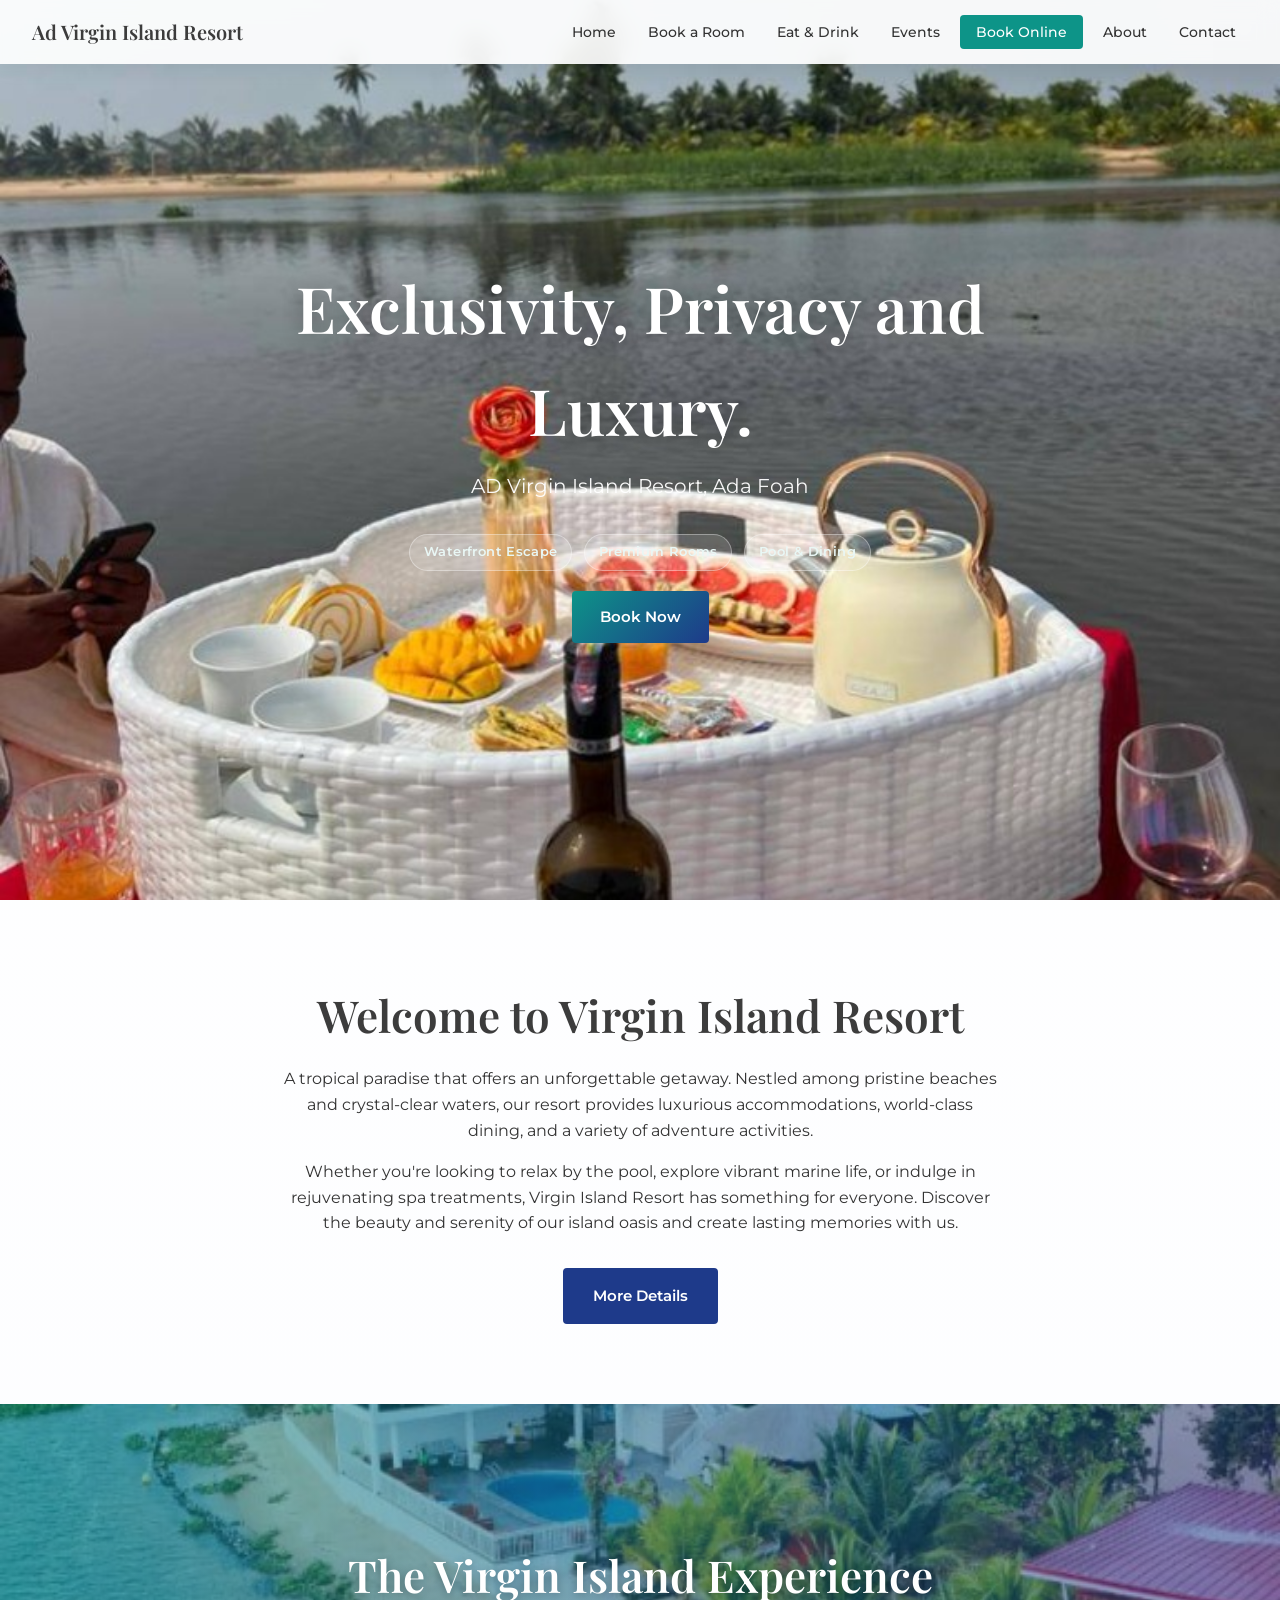
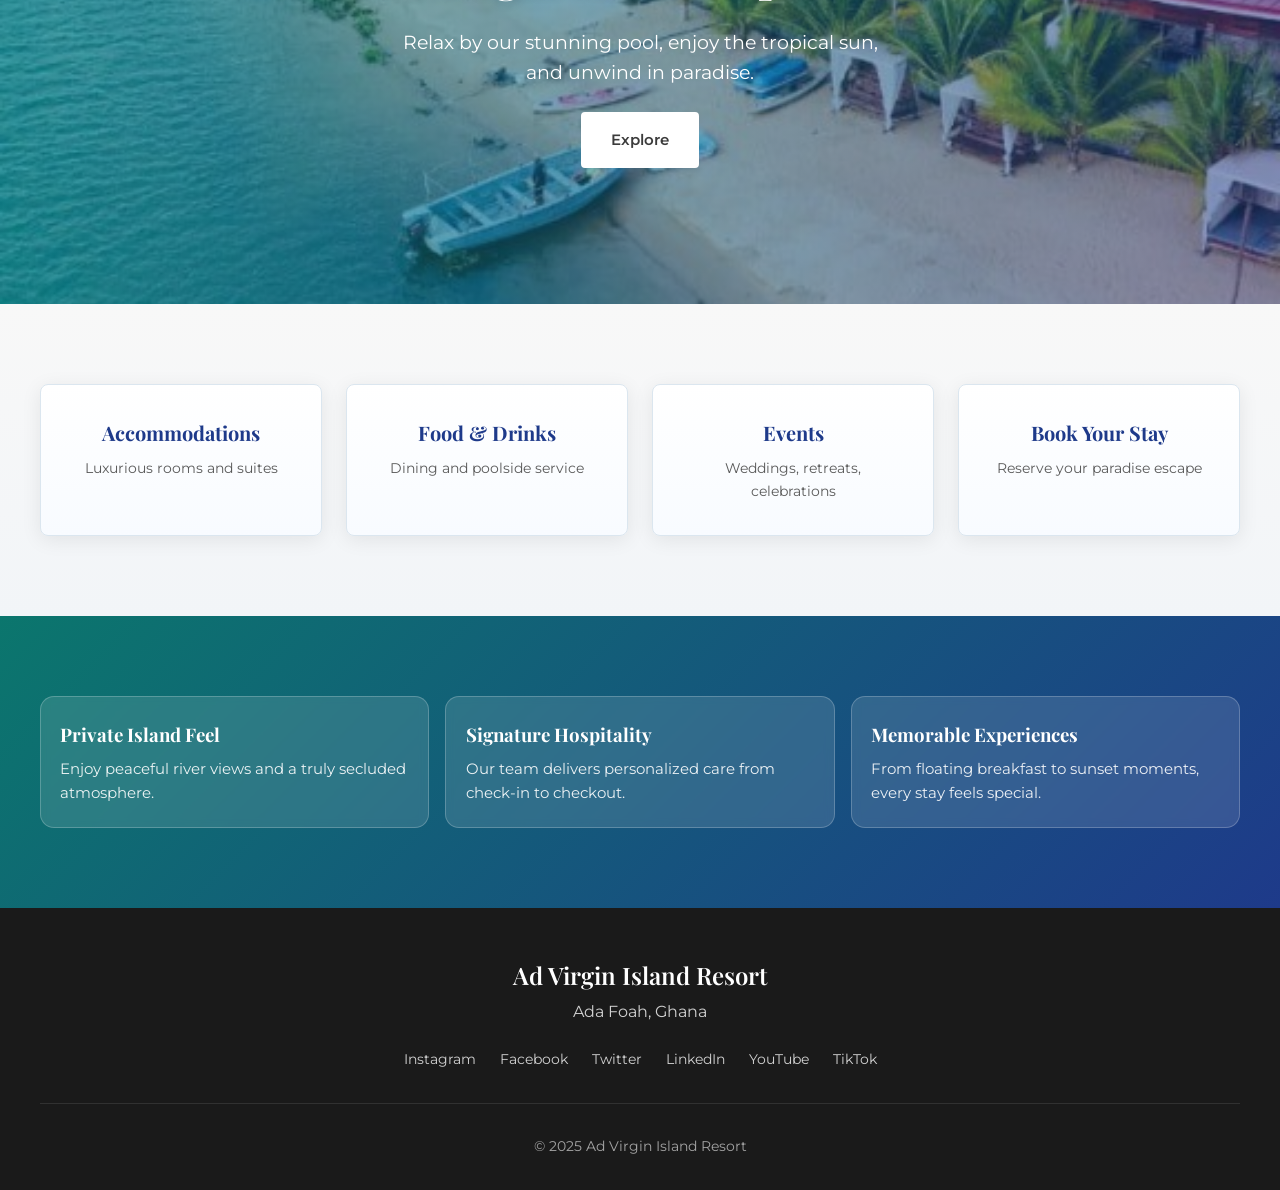
<file: index.html>
<!DOCTYPE html>
<html lang="en">
<head>
    <meta charset="UTF-8">
    <meta name="viewport" content="width=device-width, initial-scale=1.0">
    <title>Ad Virgin Island Resort | Ada Foah, Ghana</title>
    <link rel="stylesheet" href="styles.css">
    <link rel="preconnect" href="https://fonts.googleapis.com">
    <link rel="preconnect" href="https://fonts.gstatic.com" crossorigin>
    <link href="https://fonts.googleapis.com/css2?family=Playfair+Display:wght@400;500;600;700&family=Montserrat:wght@300;400;500;600;700&display=swap" rel="stylesheet">
</head>
<body>
    <header class="header">
        <nav class="nav">
            <a href="index.html" class="logo">Ad Virgin Island Resort</a>
            <button class="nav-toggle" aria-label="Toggle menu">
                <span></span>
                <span></span>
                <span></span>
            </button>
            <ul class="nav-menu">
                <li><a href="index.html">Home</a></li>
                <li><a href="book-room.html">Book a Room</a></li>
                <li class="dropdown">
                    <a href="eat-drink.html">Eat & Drink</a>
                    <ul class="dropdown-menu">
                        <li><a href="eat-drink.html#menus">Menus</a></li>
                        <li><a href="eat-drink.html#online-orders">Online Orders</a></li>
                    </ul>
                </li>
                <li><a href="events.html">Events</a></li>
                <li><a href="book.html" class="nav-cta">Book Online</a></li>
                <li><a href="about.html">About</a></li>
                <li><a href="contact.html">Contact</a></li>
            </ul>
        </nav>
    </header>

    <main>
        <section class="hero">
            <div class="hero-overlay"></div>
            <img src="assets/resort-aerial.png" alt="Ad Virgin Island Resort aerial view" class="hero-bg">
            <div class="hero-content">
                <h1>Exclusivity, Privacy and Luxury.</h1>
                <p class="hero-tagline">AD Virgin Island Resort, Ada Foah</p>
                <div class="hero-pills">
                    <span>Waterfront Escape</span>
                    <span>Premium Rooms</span>
                    <span>Pool & Dining</span>
                </div>
                <a href="book.html" class="btn btn-primary">Book Now</a>
            </div>
        </section>

        <section class="welcome section">
            <div class="container">
                <h2 class="section-title">Welcome to Virgin Island Resort</h2>
                <p class="welcome-text">
                    A tropical paradise that offers an unforgettable getaway. Nestled among pristine beaches and crystal-clear waters, our resort provides luxurious accommodations, world-class dining, and a variety of adventure activities.
                </p>
                <p class="welcome-text">
                    Whether you're looking to relax by the pool, explore vibrant marine life, or indulge in rejuvenating spa treatments, Virgin Island Resort has something for everyone. Discover the beauty and serenity of our island oasis and create lasting memories with us.
                </p>
                <a href="book-room.html" class="btn btn-secondary">More Details</a>
            </div>
        </section>

        <section class="pool-section section">
            <div class="pool-bg-wrap">
                <img src="assets/pool-area.png" alt="Resort pool and facilities" class="pool-bg">
                <div class="pool-overlay"></div>
            </div>
            <div class="container pool-content">
                <h2 class="section-title light">The Virgin Island Experience</h2>
                <p class="pool-text">Relax by our stunning pool, enjoy the tropical sun, and unwind in paradise.</p>
                <a href="book-room.html" class="btn btn-light">Explore</a>
            </div>
        </section>

        <section class="quick-links section section-alt">
            <div class="container">
                <div class="quick-links-grid">
                    <a href="book-room.html" class="quick-link-card">
                        <h3>Accommodations</h3>
                        <p>Luxurious rooms and suites</p>
                    </a>
                    <a href="eat-drink.html" class="quick-link-card">
                        <h3>Food & Drinks</h3>
                        <p>Dining and poolside service</p>
                    </a>
                    <a href="events.html" class="quick-link-card">
                        <h3>Events</h3>
                        <p>Weddings, retreats, celebrations</p>
                    </a>
                    <a href="book.html" class="quick-link-card">
                        <h3>Book Your Stay</h3>
                        <p>Reserve your paradise escape</p>
                    </a>
                </div>
            </div>
        </section>

        <section class="experience-strip section">
            <div class="container experience-strip-grid">
                <article class="experience-item">
                    <h3>Private Island Feel</h3>
                    <p>Enjoy peaceful river views and a truly secluded atmosphere.</p>
                </article>
                <article class="experience-item">
                    <h3>Signature Hospitality</h3>
                    <p>Our team delivers personalized care from check-in to checkout.</p>
                </article>
                <article class="experience-item">
                    <h3>Memorable Experiences</h3>
                    <p>From floating breakfast to sunset moments, every stay feels special.</p>
                </article>
            </div>
        </section>
    </main>

    <footer class="footer">
        <div class="container">
            <div class="footer-content">
                <p class="footer-brand">Ad Virgin Island Resort</p>
                <p class="footer-location">Ada Foah, Ghana</p>
                <div class="footer-social">
                    <a href="#" aria-label="Instagram">Instagram</a>
                    <a href="#" aria-label="Facebook">Facebook</a>
                    <a href="#" aria-label="Twitter">Twitter</a>
                    <a href="#" aria-label="LinkedIn">LinkedIn</a>
                    <a href="#" aria-label="YouTube">YouTube</a>
                    <a href="#" aria-label="TikTok">TikTok</a>
                </div>
            </div>
            <p class="footer-copy">&copy; 2025 Ad Virgin Island Resort</p>
        </div>
    </footer>

    <script src="nav.js"></script>
</body>
</html>
</file>
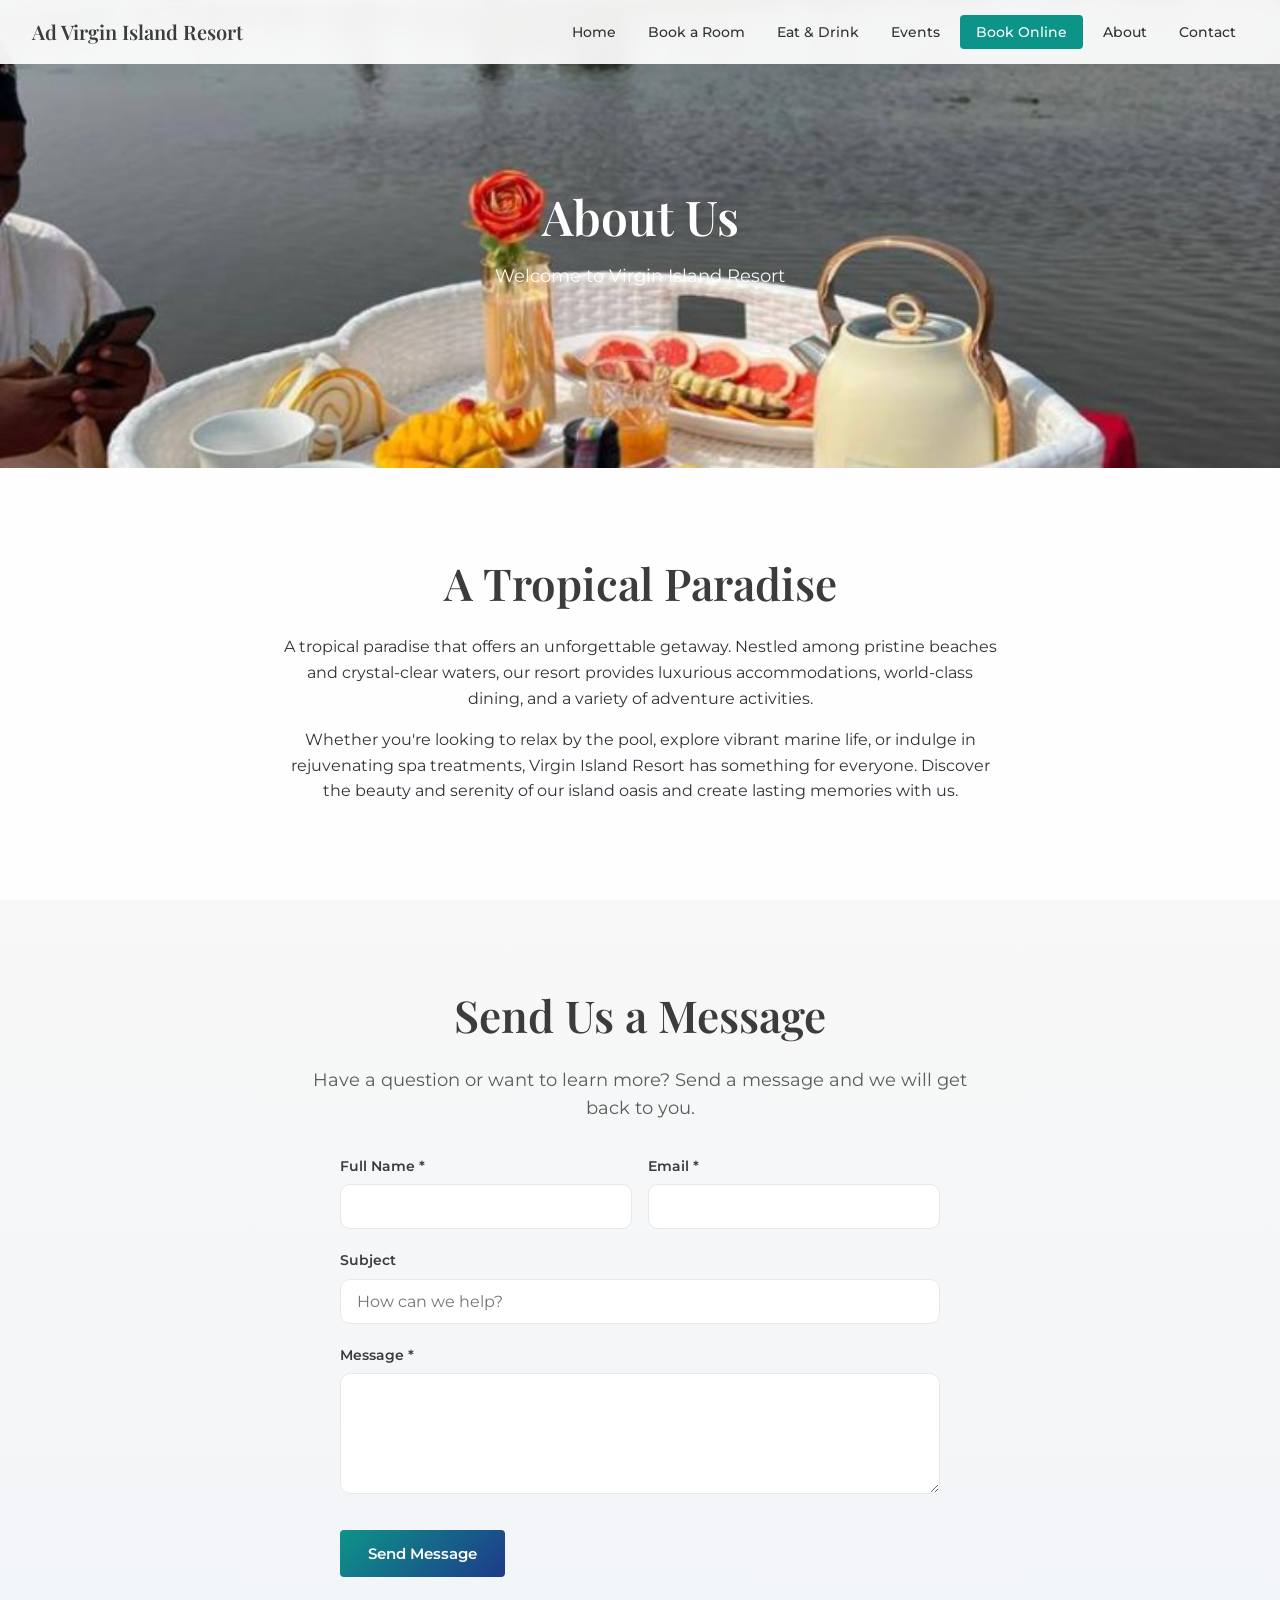
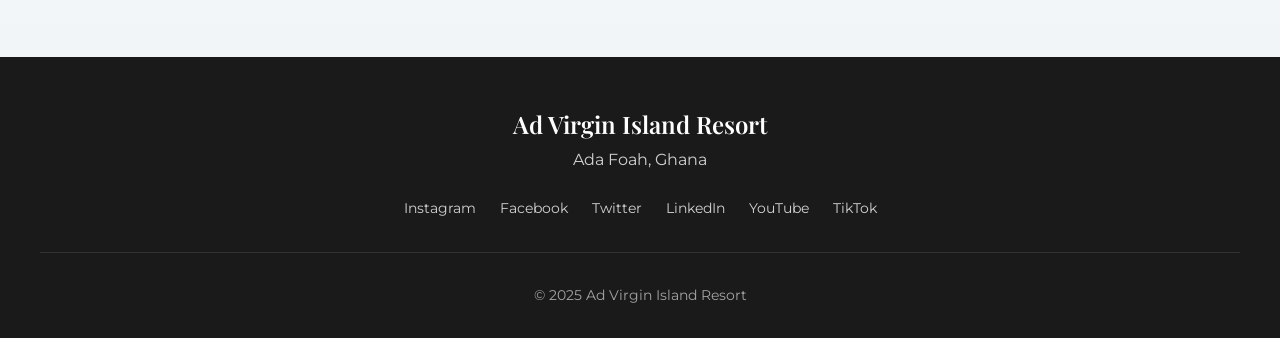
<file: about.html>
<!DOCTYPE html>
<html lang="en">
<head>
    <meta charset="UTF-8">
    <meta name="viewport" content="width=device-width, initial-scale=1.0">
    <title>About | Ad Virgin Island Resort</title>
    <link rel="stylesheet" href="styles.css">
    <link rel="preconnect" href="https://fonts.googleapis.com">
    <link rel="preconnect" href="https://fonts.gstatic.com" crossorigin>
    <link href="https://fonts.googleapis.com/css2?family=Playfair+Display:wght@400;500;600;700&family=Montserrat:wght@300;400;500;600;700&display=swap" rel="stylesheet">
</head>
<body>
    <header class="header">
        <nav class="nav">
            <a href="index.html" class="logo">Ad Virgin Island Resort</a>
            <button class="nav-toggle" aria-label="Toggle menu">
                <span></span>
                <span></span>
                <span></span>
            </button>
            <ul class="nav-menu">
                <li><a href="index.html">Home</a></li>
                <li><a href="book-room.html">Book a Room</a></li>
                <li class="dropdown">
                    <a href="eat-drink.html">Eat & Drink</a>
                    <ul class="dropdown-menu">
                        <li><a href="eat-drink.html#menus">Menus</a></li>
                        <li><a href="eat-drink.html#online-orders">Online Orders</a></li>
                    </ul>
                </li>
                <li><a href="events.html">Events</a></li>
                <li><a href="book.html" class="nav-cta">Book Online</a></li>
                <li><a href="about.html">About</a></li>
                <li><a href="contact.html">Contact</a></li>
            </ul>
        </nav>
    </header>

    <main>
        <section class="page-hero">
            <div class="page-hero-overlay"></div>
            <img src="assets/resort-aerial.png" alt="Ad Virgin Island Resort" class="page-hero-bg">
            <div class="container page-hero-content">
                <h1>About Us</h1>
                <p>Welcome to Virgin Island Resort</p>
            </div>
        </section>

        <section class="welcome section">
            <div class="container">
                <h2 class="section-title">A Tropical Paradise</h2>
                <p class="welcome-text">
                    A tropical paradise that offers an unforgettable getaway. Nestled among pristine beaches and crystal-clear waters, our resort provides luxurious accommodations, world-class dining, and a variety of adventure activities.
                </p>
                <p class="welcome-text">
                    Whether you're looking to relax by the pool, explore vibrant marine life, or indulge in rejuvenating spa treatments, Virgin Island Resort has something for everyone. Discover the beauty and serenity of our island oasis and create lasting memories with us.
                </p>
            </div>
        </section>

        <section class="contact-form-section section section-alt">
            <div class="container">
                <h2 class="section-title">Send Us a Message</h2>
                <p class="section-subtitle">Have a question or want to learn more? Send a message and we will get back to you.</p>
                <form class="form" action="https://formsubmit.co/info@advirginislandresort.com" method="POST">
                    <input type="hidden" name="_subject" value="Ad Virgin Island Resort - Website Inquiry">
                    <input type="hidden" name="_template" value="table">
                    <input type="hidden" name="_next" value="">
                    <input type="hidden" name="_replyto" value="">
                    <input type="text" name="_honey" style="display:none">
                    <div class="form-row">
                        <div class="form-group">
                            <label for="about-name">Full Name *</label>
                            <input type="text" id="about-name" name="name" required>
                        </div>
                        <div class="form-group">
                            <label for="about-email">Email *</label>
                            <input type="email" id="about-email" name="email" required>
                        </div>
                    </div>
                    <input type="hidden" name="_replyto" value="">
                    <div class="form-group">
                        <label for="about-subject">Subject</label>
                        <input type="text" id="about-subject" name="subject" placeholder="How can we help?">
                    </div>
                    <div class="form-group">
                        <label for="about-message">Message *</label>
                        <textarea id="about-message" name="message" rows="5" required></textarea>
                    </div>
                    <button type="submit" class="btn btn-primary">Send Message</button>
                </form>
            </div>
        </section>
    </main>

    <footer class="footer">
        <div class="container">
            <div class="footer-content">
                <p class="footer-brand">Ad Virgin Island Resort</p>
                <p class="footer-location">Ada Foah, Ghana</p>
                <div class="footer-social">
                    <a href="#" aria-label="Instagram">Instagram</a>
                    <a href="#" aria-label="Facebook">Facebook</a>
                    <a href="#" aria-label="Twitter">Twitter</a>
                    <a href="#" aria-label="LinkedIn">LinkedIn</a>
                    <a href="#" aria-label="YouTube">YouTube</a>
                    <a href="#" aria-label="TikTok">TikTok</a>
                </div>
            </div>
            <p class="footer-copy">&copy; 2025 Ad Virgin Island Resort</p>
        </div>
    </footer>

    <script src="nav.js"></script>
    <script>
        document.addEventListener('DOMContentLoaded', function() {
            var form = document.querySelector('.contact-form-section form');
            var nextInput = form.querySelector('input[name="_next"]');
            var path = window.location.pathname.replace(/about\.html.*$/, '');
            var baseUrl = (window.location.origin && window.location.origin !== 'null')
                ? window.location.origin + path
                : window.location.href.replace(/about\.html.*$/, '');
            if (!baseUrl.endsWith('/')) baseUrl += '/';
            nextInput.value = baseUrl + 'thank-you.html?from=about';

            form.addEventListener('submit', function() {
                form.querySelector('input[name="_replyto"]').value = document.getElementById('about-email').value;
            });
            document.getElementById('about-email').addEventListener('change', function() {
                form.querySelector('input[name="_replyto"]').value = this.value;
            });
        });
    </script>
</body>
</html>
</file>
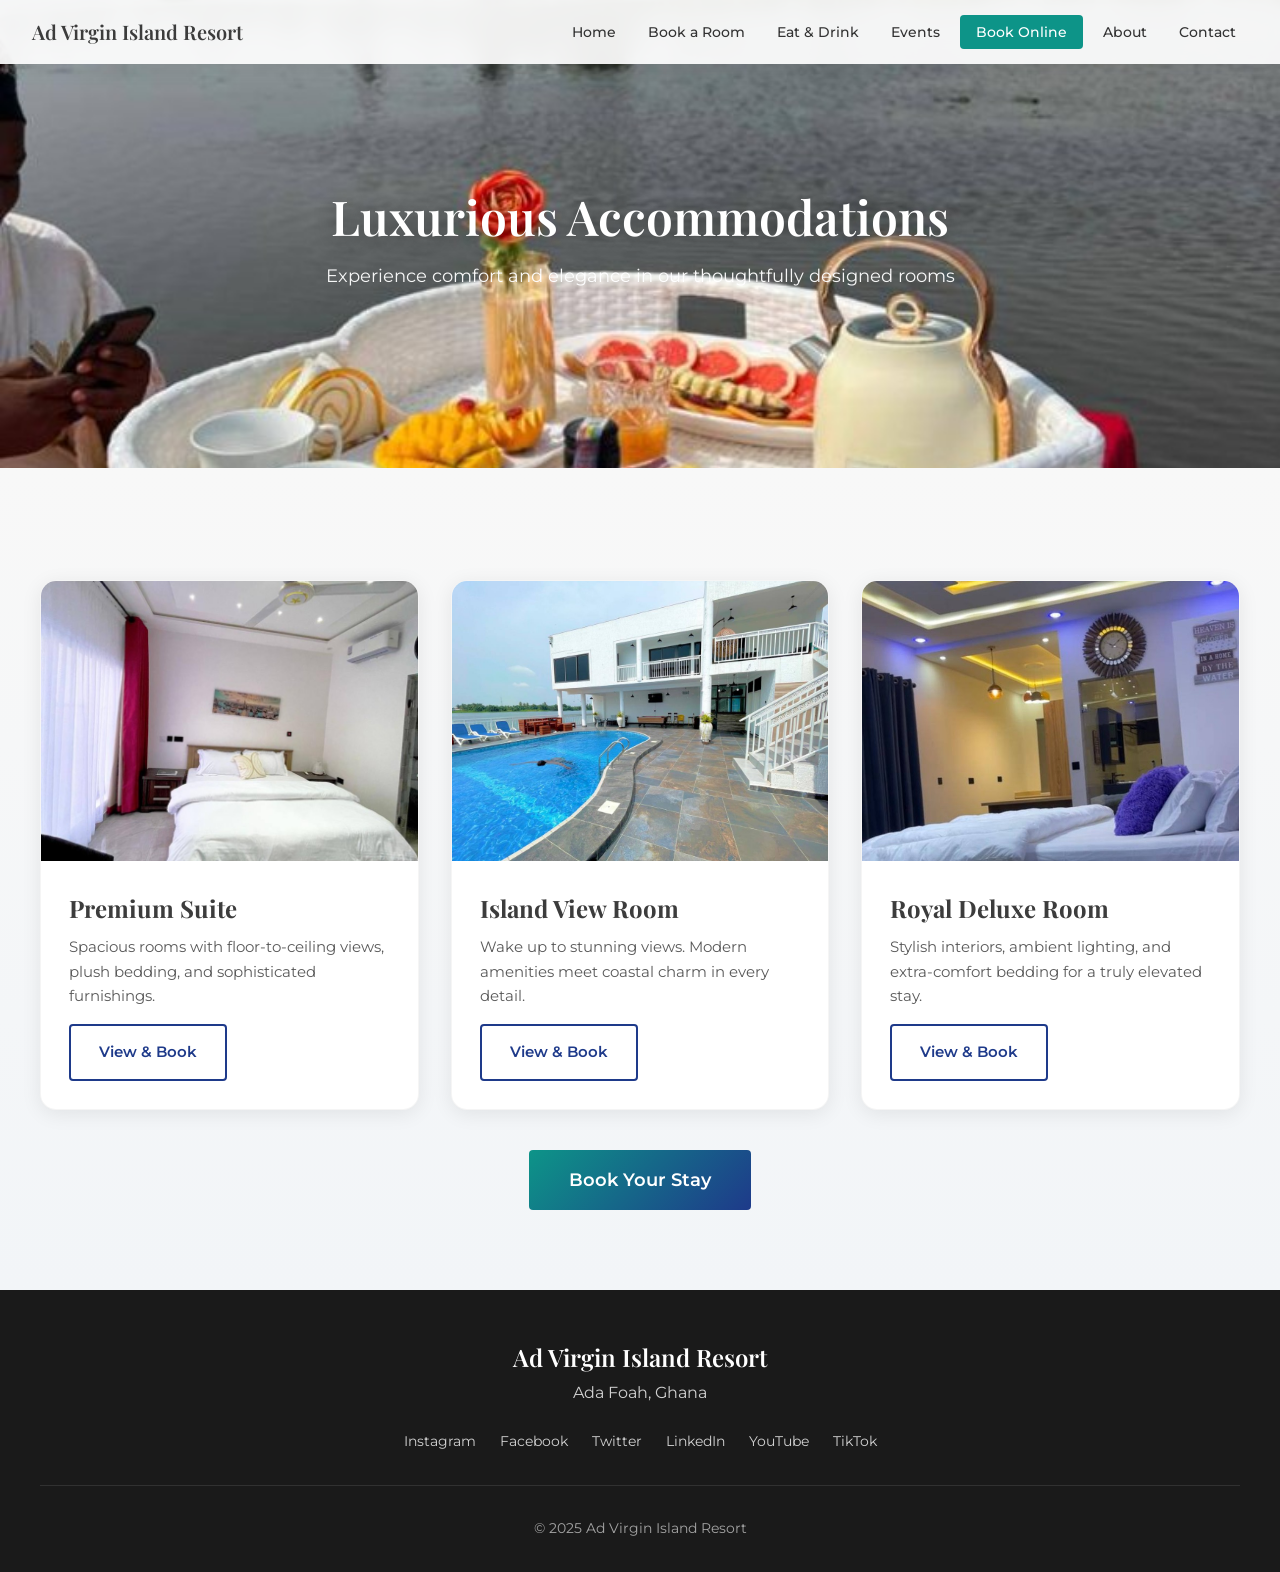
<file: book-room.html>
<!DOCTYPE html>
<html lang="en">
<head>
    <meta charset="UTF-8">
    <meta name="viewport" content="width=device-width, initial-scale=1.0">
    <title>Book a Room | Ad Virgin Island Resort</title>
    <link rel="stylesheet" href="styles.css">
    <link rel="preconnect" href="https://fonts.googleapis.com">
    <link rel="preconnect" href="https://fonts.gstatic.com" crossorigin>
    <link href="https://fonts.googleapis.com/css2?family=Playfair+Display:wght@400;500;600;700&family=Montserrat:wght@300;400;500;600;700&display=swap" rel="stylesheet">
</head>
<body>
    <header class="header">
        <nav class="nav">
            <a href="index.html" class="logo">Ad Virgin Island Resort</a>
            <button class="nav-toggle" aria-label="Toggle menu">
                <span></span>
                <span></span>
                <span></span>
            </button>
            <ul class="nav-menu">
                <li><a href="index.html">Home</a></li>
                <li><a href="book-room.html">Book a Room</a></li>
                <li class="dropdown">
                    <a href="eat-drink.html">Eat & Drink</a>
                    <ul class="dropdown-menu">
                        <li><a href="eat-drink.html#menus">Menus</a></li>
                        <li><a href="eat-drink.html#online-orders">Online Orders</a></li>
                    </ul>
                </li>
                <li><a href="events.html">Events</a></li>
                <li><a href="book.html" class="nav-cta">Book Online</a></li>
                <li><a href="about.html">About</a></li>
                <li><a href="contact.html">Contact</a></li>
            </ul>
        </nav>
    </header>

    <main>
        <section class="page-hero">
            <div class="page-hero-overlay"></div>
            <img src="assets/resort-aerial.png" alt="Ad Virgin Island Resort" class="page-hero-bg">
            <div class="container page-hero-content">
                <h1>Luxurious Accommodations</h1>
                <p>Experience comfort and elegance in our thoughtfully designed rooms</p>
            </div>
        </section>

        <section class="accommodations section section-alt">
            <div class="container">
                <div class="accommodation-grid">
                    <div class="accommodation-card">
                        <img src="assets/bedroom-luxury.png" alt="Luxury suite with premium amenities">
                        <div class="card-content">
                            <h3>Premium Suite</h3>
                            <p>Spacious rooms with floor-to-ceiling views, plush bedding, and sophisticated furnishings.</p>
                            <a href="book.html" class="btn btn-outline">View & Book</a>
                        </div>
                    </div>
                    <div class="accommodation-card">
                        <img src="assets/bedroom-cozy.png" alt="Cozy resort bedroom">
                        <div class="card-content">
                            <h3>Island View Room</h3>
                            <p>Wake up to stunning views. Modern amenities meet coastal charm in every detail.</p>
                            <a href="book.html" class="btn btn-outline">View & Book</a>
                        </div>
                    </div>
                    <div class="accommodation-card">
                        <img src="assets/room-royal.png" alt="Royal room with modern lighting and premium decor">
                        <div class="card-content">
                            <h3>Royal Deluxe Room</h3>
                            <p>Stylish interiors, ambient lighting, and extra-comfort bedding for a truly elevated stay.</p>
                            <a href="book.html" class="btn btn-outline">View & Book</a>
                        </div>
                    </div>
                </div>
                <div class="section-cta">
                    <a href="book.html" class="btn btn-primary btn-large">Book Your Stay</a>
                </div>
            </div>
        </section>
    </main>

    <footer class="footer">
        <div class="container">
            <div class="footer-content">
                <p class="footer-brand">Ad Virgin Island Resort</p>
                <p class="footer-location">Ada Foah, Ghana</p>
                <div class="footer-social">
                    <a href="#" aria-label="Instagram">Instagram</a>
                    <a href="#" aria-label="Facebook">Facebook</a>
                    <a href="#" aria-label="Twitter">Twitter</a>
                    <a href="#" aria-label="LinkedIn">LinkedIn</a>
                    <a href="#" aria-label="YouTube">YouTube</a>
                    <a href="#" aria-label="TikTok">TikTok</a>
                </div>
            </div>
            <p class="footer-copy">&copy; 2025 Ad Virgin Island Resort</p>
        </div>
    </footer>

    <script src="nav.js"></script>
</body>
</html>
</file>
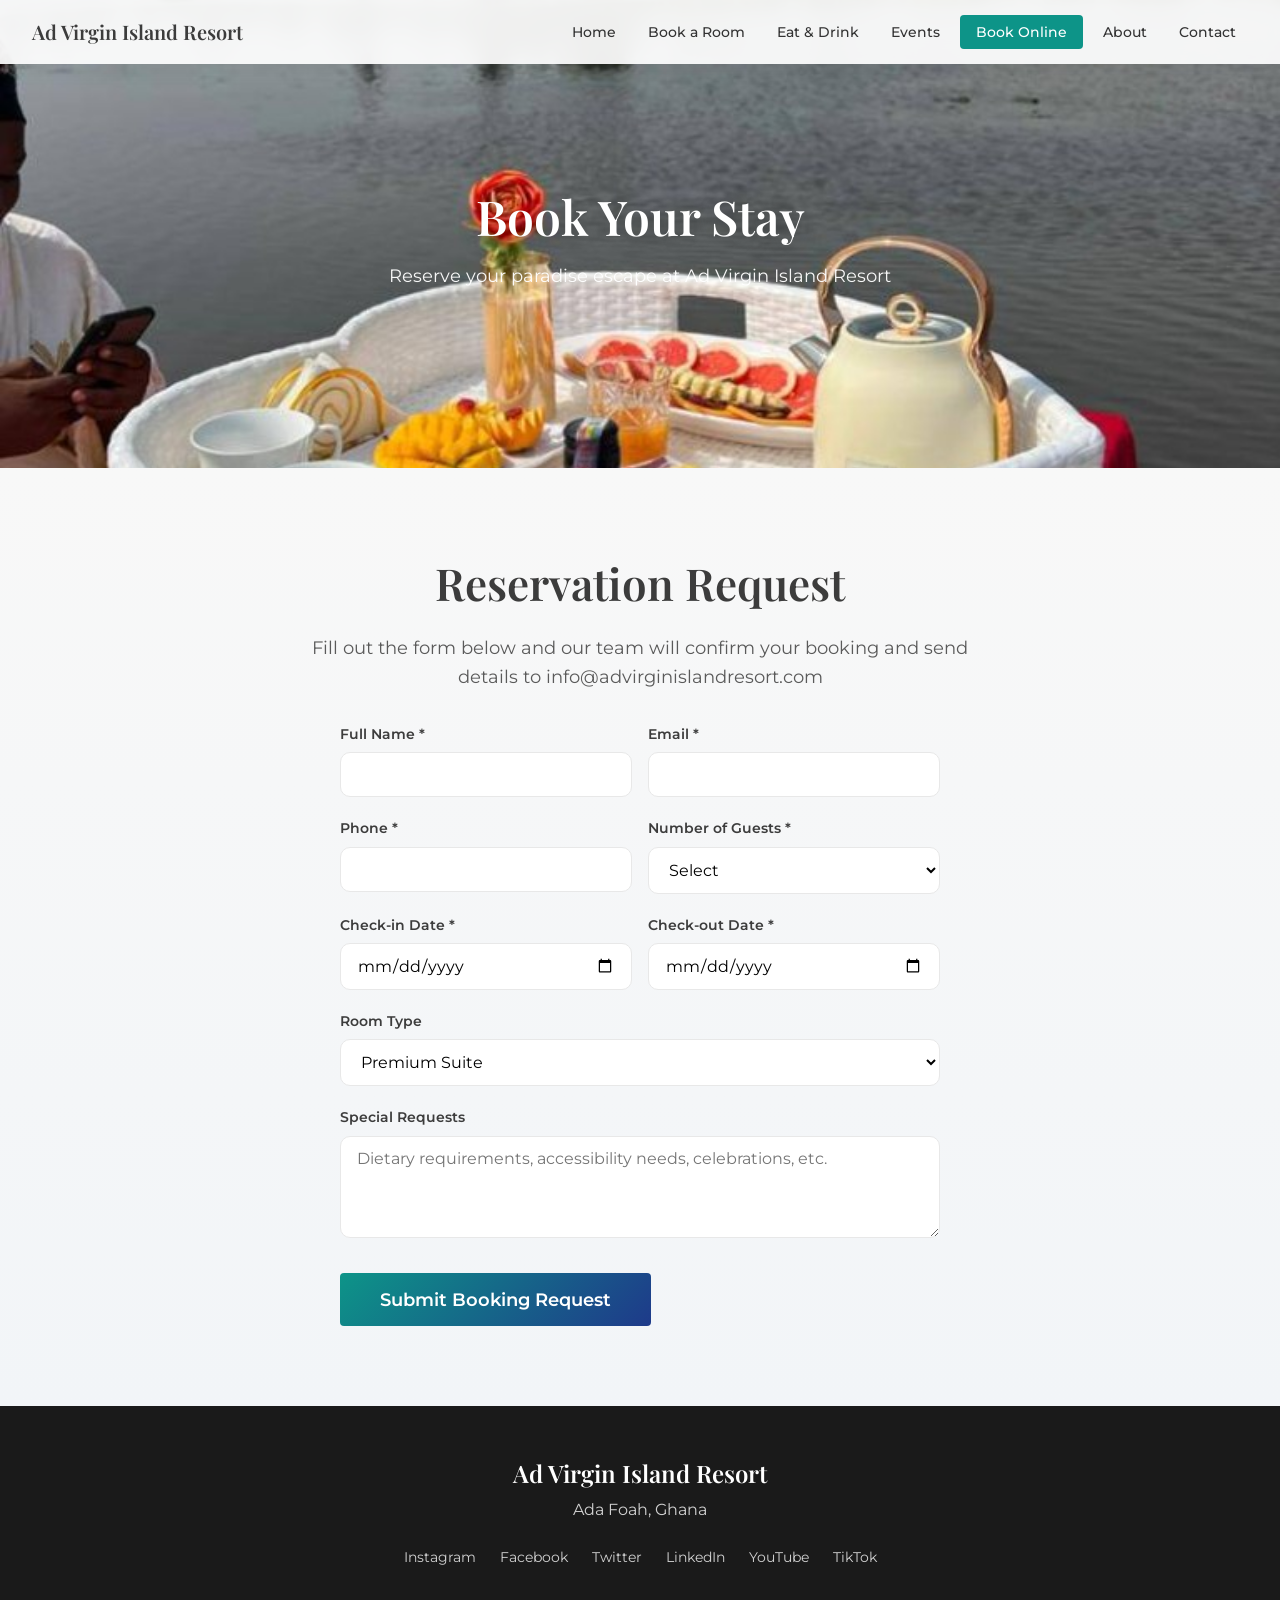
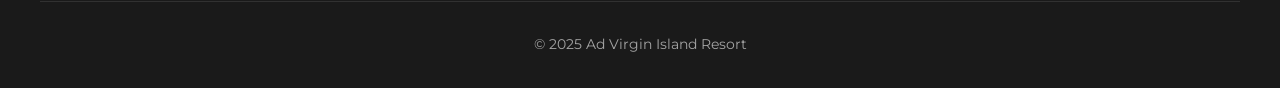
<file: book.html>
<!DOCTYPE html>
<html lang="en">
<head>
    <meta charset="UTF-8">
    <meta name="viewport" content="width=device-width, initial-scale=1.0">
    <title>Book Online | Ad Virgin Island Resort</title>
    <link rel="stylesheet" href="styles.css">
    <link rel="preconnect" href="https://fonts.googleapis.com">
    <link rel="preconnect" href="https://fonts.gstatic.com" crossorigin>
    <link href="https://fonts.googleapis.com/css2?family=Playfair+Display:wght@400;500;600;700&family=Montserrat:wght@300;400;500;600;700&display=swap" rel="stylesheet">
</head>
<body>
    <header class="header">
        <nav class="nav">
            <a href="index.html" class="logo">Ad Virgin Island Resort</a>
            <button class="nav-toggle" aria-label="Toggle menu">
                <span></span>
                <span></span>
                <span></span>
            </button>
            <ul class="nav-menu">
                <li><a href="index.html">Home</a></li>
                <li><a href="book-room.html">Book a Room</a></li>
                <li class="dropdown">
                    <a href="eat-drink.html">Eat & Drink</a>
                    <ul class="dropdown-menu">
                        <li><a href="eat-drink.html#menus">Menus</a></li>
                        <li><a href="eat-drink.html#online-orders">Online Orders</a></li>
                    </ul>
                </li>
                <li><a href="events.html">Events</a></li>
                <li><a href="book.html" class="nav-cta">Book Online</a></li>
                <li><a href="about.html">About</a></li>
                <li><a href="contact.html">Contact</a></li>
            </ul>
        </nav>
    </header>

    <main>
        <section class="page-hero">
            <div class="page-hero-overlay"></div>
            <img src="assets/resort-aerial.png" alt="Ad Virgin Island Resort" class="page-hero-bg">
            <div class="container page-hero-content">
                <h1>Book Your Stay</h1>
                <p>Reserve your paradise escape at Ad Virgin Island Resort</p>
            </div>
        </section>

        <section class="booking-form-section section section-alt">
            <div class="container">
                <h2 class="section-title">Reservation Request</h2>
                <p class="section-subtitle">Fill out the form below and our team will confirm your booking and send details to info@advirginislandresort.com</p>
                <form class="form form-booking" id="booking-form" action="https://formsubmit.co/info@advirginislandresort.com" method="POST">
                    <input type="hidden" name="_subject" value="Ad Virgin Island Resort - Booking Request">
                    <input type="hidden" name="_template" value="table">
                    <input type="hidden" name="_next" value="">
                    <input type="hidden" name="_replyto" value="">
                    <input type="text" name="_honey" style="display:none">

                    <div class="form-row">
                        <div class="form-group">
                            <label for="book-name">Full Name *</label>
                            <input type="text" id="book-name" name="Guest Name" required>
                        </div>
                        <div class="form-group">
                            <label for="book-email">Email *</label>
                            <input type="email" id="book-email" name="Email" required>
                        </div>
                    </div>
                    <div class="form-row">
                        <div class="form-group">
                            <label for="book-phone">Phone *</label>
                            <input type="tel" id="book-phone" name="Phone" required>
                        </div>
                        <div class="form-group">
                            <label for="book-guests">Number of Guests *</label>
                            <select id="book-guests" name="Number of Guests" required>
                                <option value="">Select</option>
                                <option value="1">1</option>
                                <option value="2">2</option>
                                <option value="3">3</option>
                                <option value="4">4</option>
                                <option value="5">5</option>
                                <option value="6">6</option>
                                <option value="7+">7+</option>
                            </select>
                        </div>
                    </div>
                    <div class="form-row">
                        <div class="form-group">
                            <label for="book-checkin">Check-in Date *</label>
                            <input type="date" id="book-checkin" name="Check-in Date" required>
                        </div>
                        <div class="form-group">
                            <label for="book-checkout">Check-out Date *</label>
                            <input type="date" id="book-checkout" name="Check-out Date" required>
                        </div>
                    </div>
                    <div class="form-group">
                        <label for="book-room">Room Type</label>
                        <select id="book-room" name="Room Type">
                            <option value="Premium Suite">Premium Suite</option>
                            <option value="Island View Room">Island View Room</option>
                            <option value="Standard Room">Standard Room</option>
                            <option value="Other">Other (specify in notes)</option>
                        </select>
                    </div>
                    <div class="form-group">
                        <label for="book-notes">Special Requests</label>
                        <textarea id="book-notes" name="Special Requests" rows="4" placeholder="Dietary requirements, accessibility needs, celebrations, etc."></textarea>
                    </div>
                    <button type="submit" class="btn btn-primary btn-large">Submit Booking Request</button>
                </form>
            </div>
        </section>
    </main>

    <footer class="footer">
        <div class="container">
            <div class="footer-content">
                <p class="footer-brand">Ad Virgin Island Resort</p>
                <p class="footer-location">Ada Foah, Ghana</p>
                <div class="footer-social">
                    <a href="#" aria-label="Instagram">Instagram</a>
                    <a href="#" aria-label="Facebook">Facebook</a>
                    <a href="#" aria-label="Twitter">Twitter</a>
                    <a href="#" aria-label="LinkedIn">LinkedIn</a>
                    <a href="#" aria-label="YouTube">YouTube</a>
                    <a href="#" aria-label="TikTok">TikTok</a>
                </div>
            </div>
            <p class="footer-copy">&copy; 2025 Ad Virgin Island Resort</p>
        </div>
    </footer>

    <script src="nav.js"></script>
    <script>
        document.addEventListener('DOMContentLoaded', function() {
            var form = document.getElementById('booking-form');
            var path = window.location.pathname.replace(/book\.html.*$/, '');
            var baseUrl = (window.location.origin && window.location.origin !== 'null')
                ? window.location.origin + path
                : window.location.href.replace(/book\.html.*$/, '');
            if (baseUrl && !baseUrl.endsWith('/')) baseUrl += '/';
            form.querySelector('input[name="_next"]').value = (baseUrl || '') + 'thank-you.html?from=booking';

            form.addEventListener('submit', function() {
                form.querySelector('input[name="_replyto"]').value = document.getElementById('book-email').value;
            });

            var checkin = document.getElementById('book-checkin');
            var checkout = document.getElementById('book-checkout');
            checkin.addEventListener('change', function() {
                checkout.min = this.value;
            });
        });
    </script>
</body>
</html>
</file>
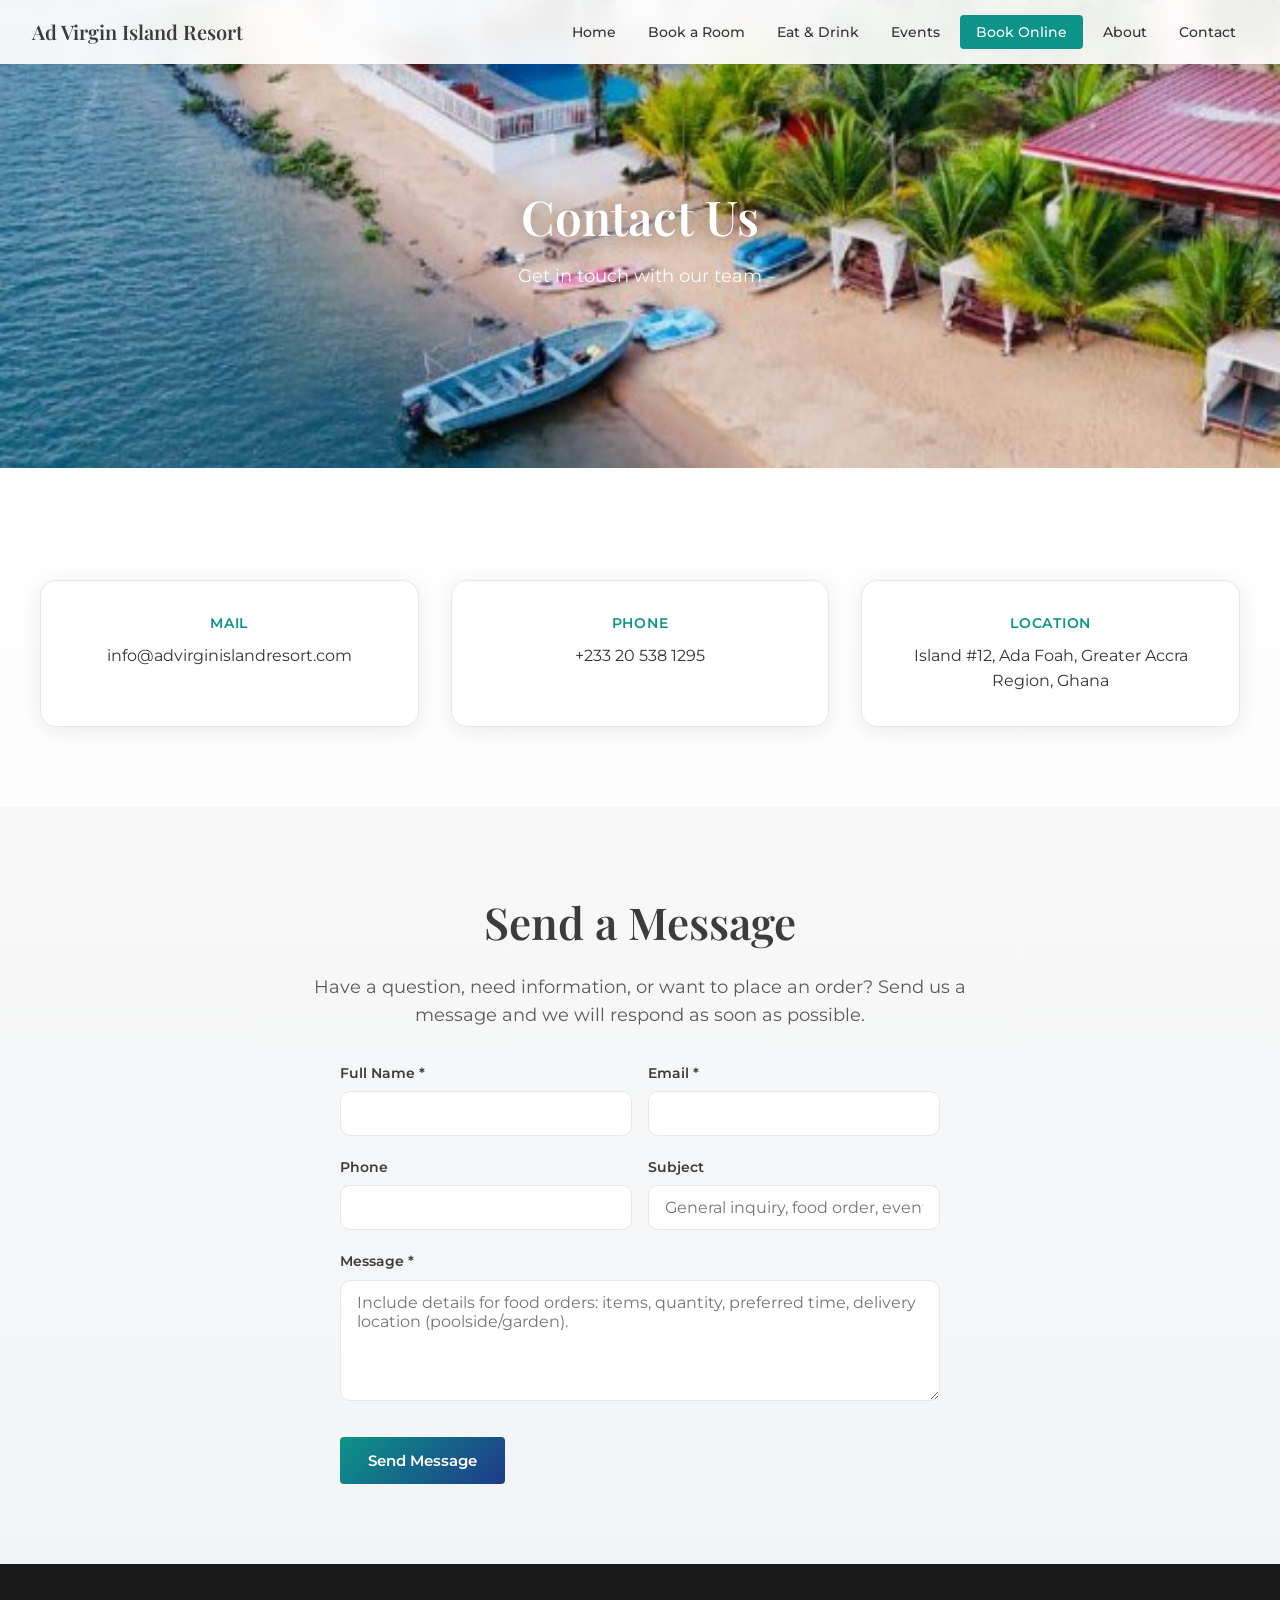
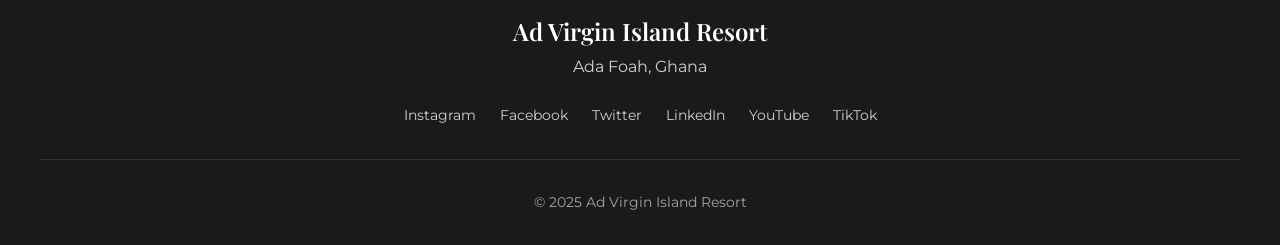
<file: contact.html>
<!DOCTYPE html>
<html lang="en">
<head>
    <meta charset="UTF-8">
    <meta name="viewport" content="width=device-width, initial-scale=1.0">
    <title>Contact | Ad Virgin Island Resort</title>
    <link rel="stylesheet" href="styles.css">
    <link rel="preconnect" href="https://fonts.googleapis.com">
    <link rel="preconnect" href="https://fonts.gstatic.com" crossorigin>
    <link href="https://fonts.googleapis.com/css2?family=Playfair+Display:wght@400;500;600;700&family=Montserrat:wght@300;400;500;600;700&display=swap" rel="stylesheet">
</head>
<body>
    <header class="header">
        <nav class="nav">
            <a href="index.html" class="logo">Ad Virgin Island Resort</a>
            <button class="nav-toggle" aria-label="Toggle menu">
                <span></span>
                <span></span>
                <span></span>
            </button>
            <ul class="nav-menu">
                <li><a href="index.html">Home</a></li>
                <li><a href="book-room.html">Book a Room</a></li>
                <li class="dropdown">
                    <a href="eat-drink.html">Eat & Drink</a>
                    <ul class="dropdown-menu">
                        <li><a href="eat-drink.html#menus">Menus</a></li>
                        <li><a href="eat-drink.html#online-orders">Online Orders</a></li>
                    </ul>
                </li>
                <li><a href="events.html">Events</a></li>
                <li><a href="book.html" class="nav-cta">Book Online</a></li>
                <li><a href="about.html">About</a></li>
                <li><a href="contact.html">Contact</a></li>
            </ul>
        </nav>
    </header>

    <main>
        <section class="page-hero">
            <div class="page-hero-overlay"></div>
            <img src="assets/pool-area.png" alt="Ad Virgin Island Resort" class="page-hero-bg">
            <div class="container page-hero-content">
                <h1>Contact Us</h1>
                <p>Get in touch with our team</p>
            </div>
        </section>

        <section class="contact section">
            <div class="container">
                <div class="contact-grid">
                    <div class="contact-card">
                        <span class="contact-label">Mail</span>
                        <a href="mailto:info@advirginislandresort.com">info@advirginislandresort.com</a>
                    </div>
                    <div class="contact-card">
                        <span class="contact-label">Phone</span>
                        <a href="tel:+233205381295">+233 20 538 1295</a>
                    </div>
                    <div class="contact-card">
                        <span class="contact-label">Location</span>
                        <address>Island #12, Ada Foah, Greater Accra Region, Ghana</address>
                    </div>
                </div>
            </div>
        </section>

        <section class="contact-form-section section section-alt">
            <div class="container">
                <h2 class="section-title">Send a Message</h2>
                <p class="section-subtitle" id="form-description">Have a question, need information, or want to place an order? Send us a message and we will respond as soon as possible.</p>
                <form class="form" id="contact-form" action="https://formsubmit.co/info@advirginislandresort.com" method="POST">
                    <input type="hidden" name="_subject" value="Ad Virgin Island Resort - Contact Form">
                    <input type="hidden" name="_template" value="table">
                    <input type="hidden" name="_next" value="">
                    <input type="hidden" name="_replyto" value="">
                    <input type="text" name="_honey" style="display:none">
                    <div class="form-row">
                        <div class="form-group">
                            <label for="contact-name">Full Name *</label>
                            <input type="text" id="contact-name" name="name" required>
                        </div>
                        <div class="form-group">
                            <label for="contact-email">Email *</label>
                            <input type="email" id="contact-email" name="email" required>
                        </div>
                    </div>
                    <div class="form-row">
                        <div class="form-group">
                            <label for="contact-phone">Phone</label>
                            <input type="tel" id="contact-phone" name="phone">
                        </div>
                        <div class="form-group">
                            <label for="contact-subject">Subject</label>
                            <input type="text" id="contact-subject" name="subject" placeholder="General inquiry, food order, event planning...">
                        </div>
                    </div>
                    <div class="form-group">
                        <label for="contact-message">Message *</label>
                        <textarea id="contact-message" name="message" rows="5" required placeholder="Include details for food orders: items, quantity, preferred time, delivery location (poolside/garden)."></textarea>
                    </div>
                    <button type="submit" class="btn btn-primary">Send Message</button>
                </form>
            </div>
        </section>
    </main>

    <footer class="footer">
        <div class="container">
            <div class="footer-content">
                <p class="footer-brand">Ad Virgin Island Resort</p>
                <p class="footer-location">Ada Foah, Ghana</p>
                <div class="footer-social">
                    <a href="#" aria-label="Instagram">Instagram</a>
                    <a href="#" aria-label="Facebook">Facebook</a>
                    <a href="#" aria-label="Twitter">Twitter</a>
                    <a href="#" aria-label="LinkedIn">LinkedIn</a>
                    <a href="#" aria-label="YouTube">YouTube</a>
                    <a href="#" aria-label="TikTok">TikTok</a>
                </div>
            </div>
            <p class="footer-copy">&copy; 2025 Ad Virgin Island Resort</p>
        </div>
    </footer>

    <script src="nav.js"></script>
    <script>
        document.addEventListener('DOMContentLoaded', function() {
            var form = document.getElementById('contact-form');
            var params = new URLSearchParams(window.location.search);
            var order = params.get('order');
            var inquiry = params.get('inquiry');

            if (order === 'food') {
                form.querySelector('input[name="_subject"]').value = 'Ad Virgin Island Resort - Food Order';
                document.getElementById('contact-subject').value = 'Food Order';
                document.getElementById('contact-message').placeholder = 'Please list your order: items, quantity, preferred time for delivery, and location (poolside or garden).';
                document.getElementById('form-description').textContent = 'Place your food order for poolside delivery or garden dining. Include your items, quantity, preferred time, and delivery location.';
            } else if (inquiry === 'event') {
                form.querySelector('input[name="_subject"]').value = 'Ad Virgin Island Resort - Event Inquiry';
                document.getElementById('contact-subject').value = 'Event Planning';
                document.getElementById('contact-message').placeholder = 'Tell us about your event: type (wedding, corporate, birthday), approximate date, number of guests, and any special requirements.';
                document.getElementById('form-description').textContent = 'Planning an event at our resort? Share the details and our team will get back to you to make it extraordinary.';
            }

            var path = window.location.pathname.replace(/contact\.html.*$/, '');
            var baseUrl = (window.location.origin && window.location.origin !== 'null')
                ? window.location.origin + path
                : window.location.href.replace(/contact\.html.*$/, '');
            if (baseUrl && !baseUrl.endsWith('/')) baseUrl += '/';
            form.querySelector('input[name="_next"]').value = (baseUrl || '') + 'thank-you.html?from=contact';

            form.addEventListener('submit', function() {
                form.querySelector('input[name="_replyto"]').value = document.getElementById('contact-email').value;
            });
            document.getElementById('contact-email').addEventListener('change', function() {
                form.querySelector('input[name="_replyto"]').value = this.value;
            });
        });
    </script>
</body>
</html>
</file>
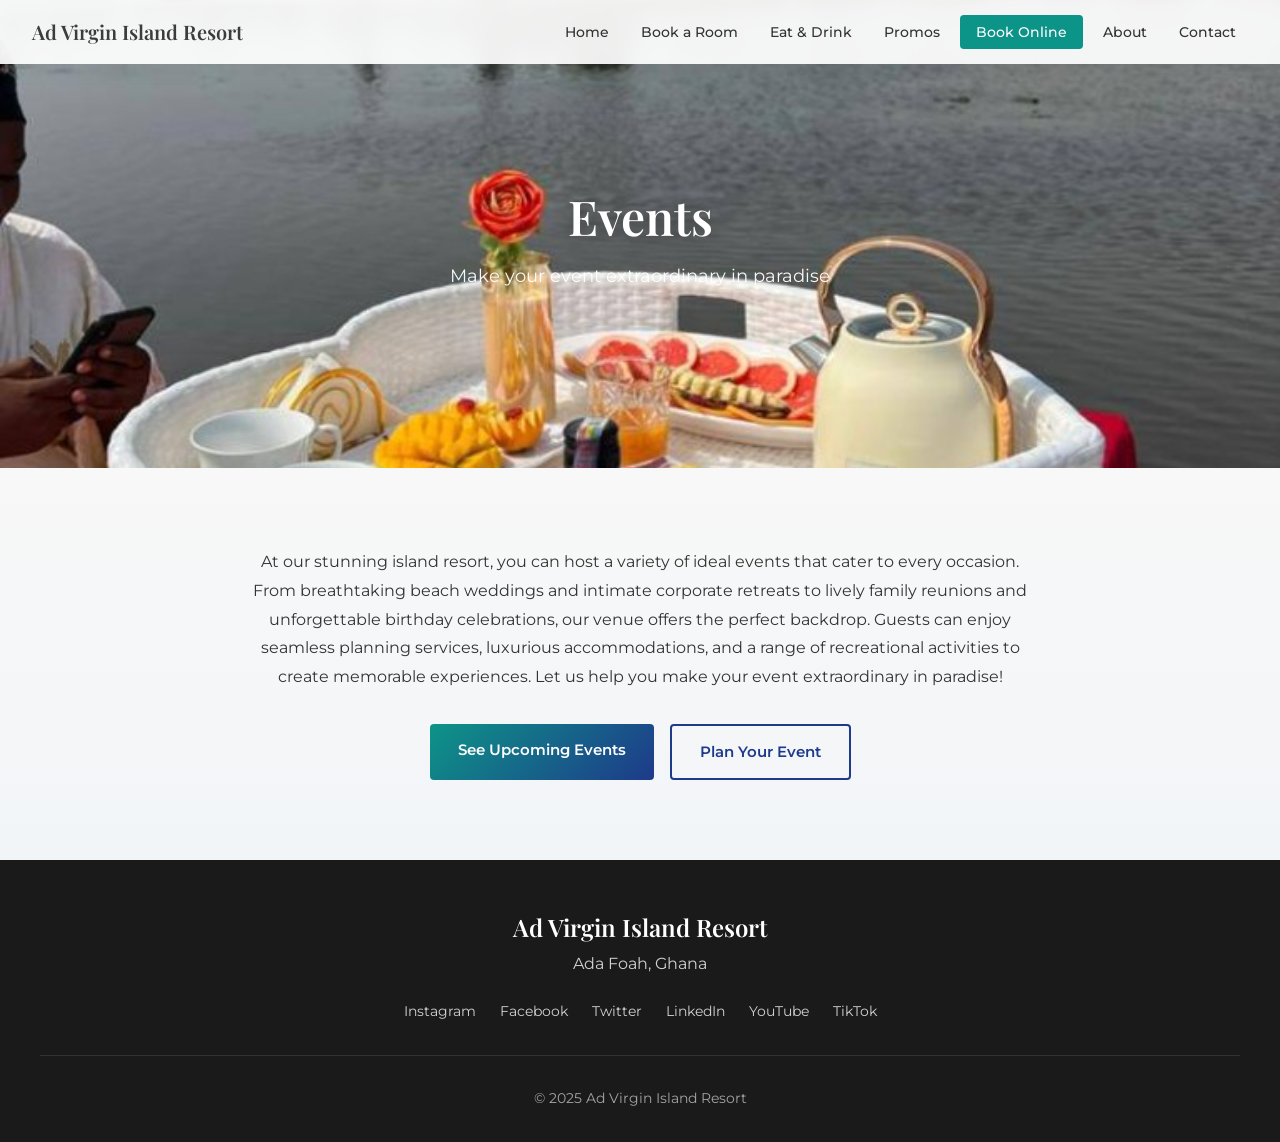
<file: events.html>
<!DOCTYPE html>
<html lang="en">
<head>
    <meta charset="UTF-8">
    <meta name="viewport" content="width=device-width, initial-scale=1.0">
    <title>Events | Ad Virgin Island Resort</title>
    <link rel="stylesheet" href="styles.css">
    <link rel="preconnect" href="https://fonts.googleapis.com">
    <link rel="preconnect" href="https://fonts.gstatic.com" crossorigin>
    <link href="https://fonts.googleapis.com/css2?family=Playfair+Display:wght@400;500;600;700&family=Montserrat:wght@300;400;500;600;700&display=swap" rel="stylesheet">
</head>
<body>
    <header class="header">
        <nav class="nav">
            <a href="index.html" class="logo">Ad Virgin Island Resort</a>
            <button class="nav-toggle" aria-label="Toggle menu">
                <span></span>
                <span></span>
                <span></span>
            </button>
            <ul class="nav-menu">
                <li><a href="index.html">Home</a></li>
                <li><a href="book-room.html">Book a Room</a></li>
                <li class="dropdown">
                    <a href="eat-drink.html">Eat & Drink</a>
                    <ul class="dropdown-menu">
                        <li><a href="eat-drink.html#menus">Menus</a></li>
                        <li><a href="eat-drink.html#online-orders">Online Orders</a></li>
                    </ul>
                </li>
                <li><a href="events.html">Promos</a></li>
                <li><a href="book.html" class="nav-cta">Book Online</a></li>
                <li><a href="about.html">About</a></li>
                <li><a href="contact.html">Contact</a></li>
            </ul>
        </nav>
    </header>

    <main>
        <section class="page-hero">
            <div class="page-hero-overlay"></div>
            <img src="assets/resort-aerial.png" alt="Ad Virgin Island Resort" class="page-hero-bg">
            <div class="container page-hero-content">
                <h1>Events</h1>
                <p>Make your event extraordinary in paradise</p>
            </div>
        </section>

        <section class="events section section-alt">
            <div class="container">
                <p class="events-text">
                    At our stunning island resort, you can host a variety of ideal events that cater to every occasion. From breathtaking beach weddings and intimate corporate retreats to lively family reunions and unforgettable birthday celebrations, our venue offers the perfect backdrop. Guests can enjoy seamless planning services, luxurious accommodations, and a range of recreational activities to create memorable experiences. Let us help you make your event extraordinary in paradise!
                </p>
                <div class="events-actions">
                    <a href="https://www.advirginislandresort.com/events" class="btn btn-primary" target="_blank" rel="noopener">See Upcoming Events</a>
                    <a href="contact.html?inquiry=event" class="btn btn-outline">Plan Your Event</a>
                </div>
            </div>
        </section>
    </main>

    <footer class="footer">
        <div class="container">
            <div class="footer-content">
                <p class="footer-brand">Ad Virgin Island Resort</p>
                <p class="footer-location">Ada Foah, Ghana</p>
                <div class="footer-social">
                    <a href="#" aria-label="Instagram">Instagram</a>
                    <a href="#" aria-label="Facebook">Facebook</a>
                    <a href="#" aria-label="Twitter">Twitter</a>
                    <a href="#" aria-label="LinkedIn">LinkedIn</a>
                    <a href="#" aria-label="YouTube">YouTube</a>
                    <a href="#" aria-label="TikTok">TikTok</a>
                </div>
            </div>
            <p class="footer-copy">&copy; 2025 Ad Virgin Island Resort</p>
        </div>
    </footer>

    <script src="nav.js"></script>
</body>
</html>
</file>
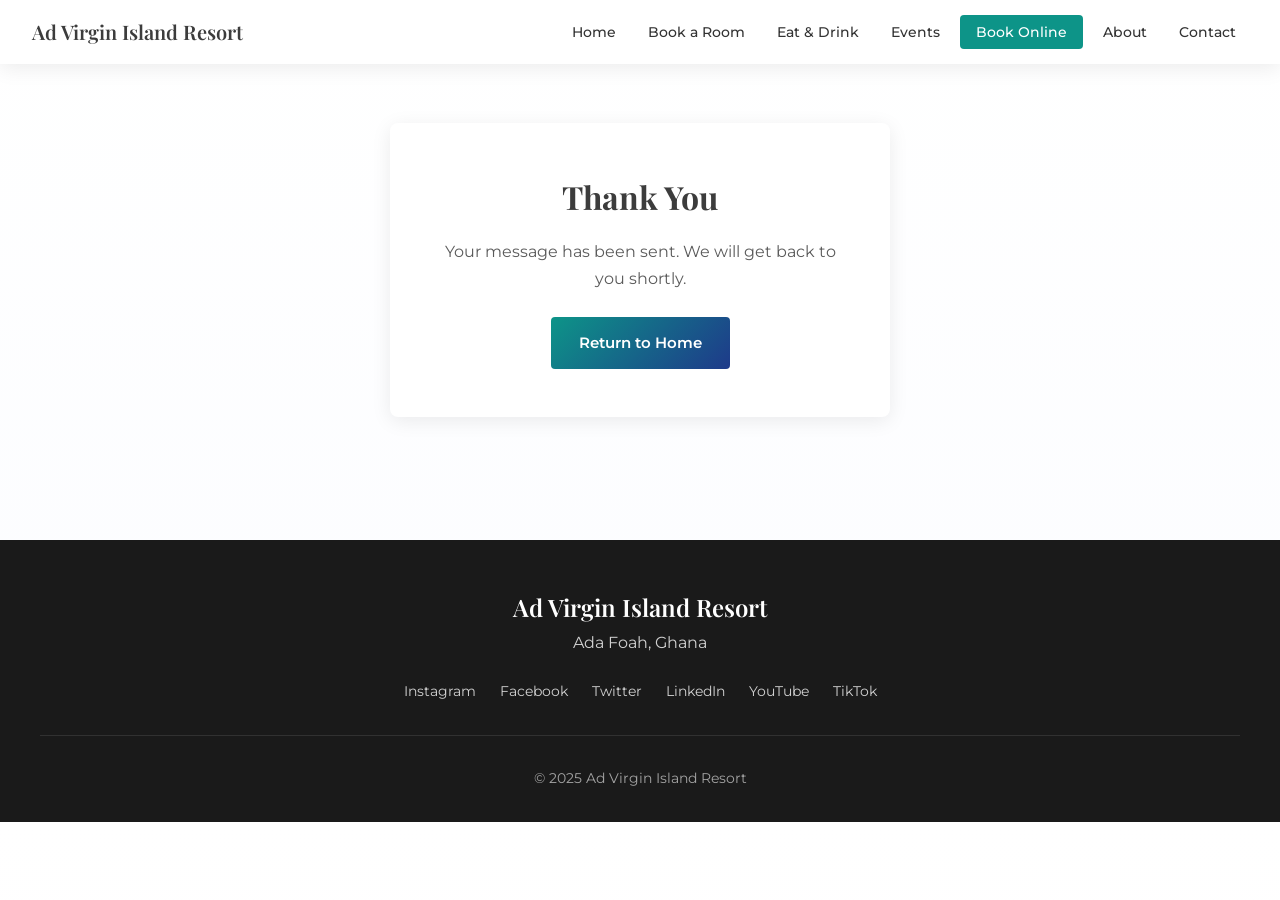
<file: thank-you.html>
<!DOCTYPE html>
<html lang="en">
<head>
    <meta charset="UTF-8">
    <meta name="viewport" content="width=device-width, initial-scale=1.0">
    <title>Thank You | Ad Virgin Island Resort</title>
    <link rel="stylesheet" href="styles.css">
    <link rel="preconnect" href="https://fonts.googleapis.com">
    <link rel="preconnect" href="https://fonts.gstatic.com" crossorigin>
    <link href="https://fonts.googleapis.com/css2?family=Playfair+Display:wght@400;500;600;700&family=Montserrat:wght@300;400;500;600;700&display=swap" rel="stylesheet">
</head>
<body>
    <header class="header">
        <nav class="nav">
            <a href="index.html" class="logo">Ad Virgin Island Resort</a>
            <button class="nav-toggle" aria-label="Toggle menu">
                <span></span>
                <span></span>
                <span></span>
            </button>
            <ul class="nav-menu">
                <li><a href="index.html">Home</a></li>
                <li><a href="book-room.html">Book a Room</a></li>
                <li class="dropdown">
                    <a href="eat-drink.html">Eat & Drink</a>
                    <ul class="dropdown-menu">
                        <li><a href="eat-drink.html#menus">Menus</a></li>
                        <li><a href="eat-drink.html#online-orders">Online Orders</a></li>
                    </ul>
                </li>
                <li><a href="events.html">Events</a></li>
                <li><a href="book.html" class="nav-cta">Book Online</a></li>
                <li><a href="about.html">About</a></li>
                <li><a href="contact.html">Contact</a></li>
            </ul>
        </nav>
    </header>

    <main>
        <section class="thank-you-section section">
            <div class="container">
                <div class="thank-you-card">
                    <h1>Thank You</h1>
                    <p id="thank-you-message">Your message has been sent. We will get back to you shortly.</p>
                    <a href="index.html" class="btn btn-primary">Return to Home</a>
                </div>
            </div>
        </section>
    </main>

    <footer class="footer">
        <div class="container">
            <div class="footer-content">
                <p class="footer-brand">Ad Virgin Island Resort</p>
                <p class="footer-location">Ada Foah, Ghana</p>
                <div class="footer-social">
                    <a href="#" aria-label="Instagram">Instagram</a>
                    <a href="#" aria-label="Facebook">Facebook</a>
                    <a href="#" aria-label="Twitter">Twitter</a>
                    <a href="#" aria-label="LinkedIn">LinkedIn</a>
                    <a href="#" aria-label="YouTube">YouTube</a>
                    <a href="#" aria-label="TikTok">TikTok</a>
                </div>
            </div>
            <p class="footer-copy">&copy; 2025 Ad Virgin Island Resort</p>
        </div>
    </footer>

    <script src="nav.js"></script>
    <script>
        document.addEventListener('DOMContentLoaded', function() {
            var params = new URLSearchParams(window.location.search);
            var from = params.get('from');
            var msg = document.getElementById('thank-you-message');

            if (from === 'booking') {
                msg.textContent = 'Your booking request has been received. Our team will confirm your reservation and contact you at the email provided. We look forward to welcoming you to Ad Virgin Island Resort.';
            } else if (from === 'about' || from === 'contact') {
                msg.textContent = 'Your message has been sent to info@advirginislandresort.com. We will get back to you as soon as possible.';
            }
        });
    </script>
</body>
</html>
</file>
<file: styles.css>
/* Ad Virgin Island Resort - Professional Resort Styling */
/* Color palette: Deep Magenta #B3003B, White #FFFFFF, Gold #D4AF37, Pool Blue #0077BE, Charcoal #3C3C3C */

:root {
    --color-primary: #0D9488;
    --color-primary-dark: #0B766D;
    --color-accent-gold: #E3B04B;
    --color-accent-blue: #1E3A8A;
    --color-accent-blue-light: #60A5FA;
    --color-white: #FFFFFF;
    --color-off-white: #F8F8F8;
    --color-marble: #E8E8E8;
    --color-charcoal: #3C3C3C;
    --color-charcoal-dark: #1A1A1A;
    --color-text: #333333;
    --color-text-light: #5A5A5A;
    --color-tropical-green: #2D5A27;
    --font-display: 'Playfair Display', Georgia, serif;
    --font-body: 'Montserrat', -apple-system, BlinkMacSystemFont, sans-serif;
    --shadow-soft: 0 4px 20px rgba(0, 0, 0, 0.08);
    --shadow-elevated: 0 12px 40px rgba(0, 0, 0, 0.12);
    --transition: 0.3s ease;
}

*,
*::before,
*::after {
    box-sizing: border-box;
    margin: 0;
    padding: 0;
}

html {
    scroll-behavior: smooth;
    scroll-padding-top: 70px;
}

body {
    font-family: var(--font-body);
    font-size: 16px;
    line-height: 1.6;
    color: var(--color-text);
    background: linear-gradient(180deg, #ffffff 0%, #fbfcff 100%);
    overflow-x: hidden;
}

img {
    max-width: 100%;
    height: auto;
    display: block;
}

a {
    color: inherit;
    text-decoration: none;
    transition: color var(--transition), opacity var(--transition);
}

/* Header & Navigation */
.header {
    position: fixed;
    top: 0;
    left: 0;
    right: 0;
    z-index: 1000;
    background: rgba(255, 255, 255, 0.92);
    backdrop-filter: blur(10px);
    box-shadow: var(--shadow-soft);
    transition: background var(--transition);
}

.header.scrolled {
    background: var(--color-white);
}

.nav {
    display: flex;
    align-items: center;
    justify-content: space-between;
    max-width: 1280px;
    margin: 0 auto;
    padding: 1rem 2rem;
}

.logo {
    font-family: var(--font-display);
    font-weight: 600;
    font-size: 1.25rem;
    color: var(--color-charcoal);
}

.nav-menu {
    display: flex;
    align-items: center;
    gap: 0.5rem;
    list-style: none;
}

.nav-menu a {
    padding: 0.5rem 0.75rem;
    font-size: 0.9rem;
    font-weight: 500;
    color: var(--color-text);
}

.nav-menu a:hover {
    color: var(--color-primary);
}

.nav-cta {
    background: var(--color-primary);
    color: var(--color-white) !important;
    padding: 0.5rem 1rem !important;
    border-radius: 4px;
}

.nav-cta:hover {
    background: var(--color-primary-dark);
    color: var(--color-white) !important;
}

/* Dropdown */
.dropdown {
    position: relative;
}

.dropdown-menu {
    position: absolute;
    top: 100%;
    left: 0;
    background: var(--color-white);
    box-shadow: var(--shadow-elevated);
    border-radius: 4px;
    min-width: 180px;
    padding: 0.5rem 0;
    list-style: none;
    opacity: 0;
    visibility: hidden;
    transform: translateY(-8px);
    transition: opacity var(--transition), transform var(--transition), visibility var(--transition);
}

.dropdown:hover .dropdown-menu {
    opacity: 1;
    visibility: visible;
    transform: translateY(0);
}

.dropdown-menu a {
    display: block;
    padding: 0.75rem 1.25rem;
}

.dropdown-menu a:hover {
    background: var(--color-off-white);
}

/* Mobile Toggle */
.nav-toggle {
    display: none;
    flex-direction: column;
    gap: 5px;
    background: none;
    border: none;
    cursor: pointer;
    padding: 0.5rem;
}

.nav-toggle span {
    width: 24px;
    height: 2px;
    background: var(--color-charcoal);
    transition: var(--transition);
}

/* Hero Section */
.hero {
    position: relative;
    min-height: 100vh;
    display: flex;
    align-items: center;
    justify-content: center;
    text-align: center;
    overflow: hidden;
}

.hero-bg {
    position: absolute;
    top: 0;
    left: 0;
    width: 100%;
    height: 100%;
    object-fit: cover;
}

.hero-overlay {
    position: absolute;
    inset: 0;
    background: linear-gradient(to bottom, rgba(10, 25, 47, 0.35) 0%, rgba(3, 17, 37, 0.68) 100%);
}

.hero-content {
    position: relative;
    z-index: 2;
    padding: 2rem;
    max-width: 800px;
}

.hero h1 {
    font-family: var(--font-display);
    font-size: clamp(2.5rem, 6vw, 4rem);
    font-weight: 600;
    color: var(--color-white);
    margin-bottom: 0.5rem;
    text-shadow: 0 2px 20px rgba(0, 0, 0, 0.3);
}

.hero-tagline {
    font-size: 1.25rem;
    color: rgba(255, 255, 255, 0.95);
    margin-bottom: 2rem;
    font-weight: 400;
}

/* Buttons */
.btn {
    display: inline-block;
    padding: 0.875rem 1.75rem;
    font-family: var(--font-body);
    font-size: 0.95rem;
    font-weight: 600;
    text-align: center;
    border-radius: 4px;
    border: 2px solid transparent;
    cursor: pointer;
    transition: background var(--transition), color var(--transition), border-color var(--transition), transform var(--transition);
}

.btn:hover {
    transform: translateY(-2px);
}

.btn-primary {
    background: linear-gradient(135deg, var(--color-primary) 0%, var(--color-accent-blue) 100%);
    color: var(--color-white);
    border: none;
}

.btn-primary:hover {
    background: linear-gradient(135deg, var(--color-primary-dark) 0%, #1a2f6b 100%);
}

.btn-secondary {
    background: var(--color-accent-blue);
    color: var(--color-white);
    border-color: var(--color-accent-blue);
}

.btn-secondary:hover {
    background: #0066A3;
}

.btn-outline {
    background: transparent;
    color: var(--color-accent-blue);
    border-color: var(--color-accent-blue);
}

.btn-outline:hover {
    background: var(--color-accent-blue);
    color: var(--color-white);
}

.btn-light {
    background: var(--color-white);
    color: var(--color-charcoal);
    border-color: var(--color-white);
}

.btn-light:hover {
    background: var(--color-off-white);
    border-color: var(--color-off-white);
}

.btn-large {
    padding: 1rem 2.5rem;
    font-size: 1.1rem;
}

/* Sections */
.section {
    padding: 5rem 2rem;
}

.section-alt {
    background: linear-gradient(180deg, #f8f8f8 0%, #f2f5f8 100%);
}

.container {
    max-width: 1200px;
    margin: 0 auto;
}

.section-title {
    font-family: var(--font-display);
    font-size: clamp(2rem, 4vw, 2.75rem);
    font-weight: 600;
    color: var(--color-charcoal);
    margin-bottom: 1rem;
    text-align: center;
}

.section-title.light {
    color: var(--color-white);
    text-shadow: 0 2px 10px rgba(0, 0, 0, 0.3);
}

.section-subtitle {
    text-align: center;
    max-width: 700px;
    margin: 0 auto 2rem;
    color: var(--color-text-light);
    font-size: 1.1rem;
}

/* Welcome Section */
.welcome-text {
    max-width: 720px;
    margin: 0 auto 1rem;
    text-align: center;
    color: var(--color-text);
}

.welcome .btn {
    display: block;
    margin: 2rem auto 0;
    width: fit-content;
}

/* Accommodations */
.accommodation-grid {
    display: grid;
    grid-template-columns: repeat(auto-fit, minmax(340px, 1fr));
    gap: 2rem;
    margin-top: 2rem;
}

.accommodation-card {
    background: var(--color-white);
    border-radius: 16px;
    overflow: hidden;
    box-shadow: var(--shadow-soft);
    transition: box-shadow var(--transition), transform var(--transition);
    border: 1px solid rgba(0, 0, 0, 0.04);
}

.accommodation-card:hover {
    box-shadow: var(--shadow-elevated);
    transform: translateY(-4px);
}

.accommodation-card img {
    width: 100%;
    height: 280px;
    object-fit: cover;
}

.card-content {
    padding: 1.75rem;
}

.card-content h3 {
    font-family: var(--font-display);
    font-size: 1.5rem;
    margin-bottom: 0.5rem;
    color: var(--color-charcoal);
}

.card-content p {
    color: var(--color-text-light);
    margin-bottom: 1rem;
    font-size: 0.95rem;
}

/* Pool Section */
.pool-section {
    position: relative;
    min-height: 500px;
    display: flex;
    align-items: center;
    justify-content: center;
    padding: 5rem 2rem;
}

.pool-bg-wrap {
    position: absolute;
    inset: 0;
}

.pool-bg {
    width: 100%;
    height: 100%;
    object-fit: cover;
}

.pool-overlay {
    position: absolute;
    inset: 0;
    background: linear-gradient(to right, rgba(13, 148, 136, 0.52) 0%, rgba(30, 58, 138, 0.48) 100%);
}

.pool-content {
    position: relative;
    z-index: 2;
    text-align: center;
}

.pool-text {
    color: var(--color-white);
    font-size: 1.2rem;
    margin-bottom: 1.5rem;
    max-width: 500px;
    margin-left: auto;
    margin-right: auto;
}

/* Dining Section */
.dining-subgrid {
    display: grid;
    grid-template-columns: repeat(auto-fit, minmax(280px, 1fr));
    gap: 2rem;
    margin-top: 2rem;
}

.dining-card {
    background: var(--color-white);
    padding: 2rem;
    border-radius: 16px;
    box-shadow: var(--shadow-soft);
    border: 1px solid var(--color-marble);
    text-align: center;
}

.dining-card h3 {
    font-family: var(--font-display);
    font-size: 1.25rem;
    margin-bottom: 0.5rem;
    color: var(--color-charcoal);
}

.dining-card p {
    color: var(--color-text-light);
    margin-bottom: 1.25rem;
    font-size: 0.95rem;
}

/* Events Section */
.events-text {
    max-width: 800px;
    margin: 0 auto 2rem;
    text-align: center;
    color: var(--color-text);
    line-height: 1.8;
}

.events-actions {
    display: flex;
    gap: 1rem;
    justify-content: center;
    flex-wrap: wrap;
}

/* Contact Section */
.contact-grid {
    display: grid;
    grid-template-columns: repeat(auto-fit, minmax(260px, 1fr));
    gap: 2rem;
    margin-top: 2rem;
}

.contact-card {
    background: var(--color-white);
    padding: 2rem;
    border-radius: 16px;
    box-shadow: var(--shadow-soft);
    text-align: center;
    border: 1px solid var(--color-marble);
}

.gallery-grid {
    display: grid;
    grid-template-columns: repeat(auto-fit, minmax(260px, 1fr));
    gap: 1.25rem;
    margin-top: 2rem;
}

.gallery-card {
    margin: 0;
    position: relative;
    border-radius: 16px;
    overflow: hidden;
    box-shadow: var(--shadow-soft);
    min-height: 220px;
}

.gallery-card img {
    width: 100%;
    height: 100%;
    min-height: 220px;
    object-fit: cover;
    transform: scale(1.01);
    transition: transform var(--transition);
}

.gallery-card:hover img {
    transform: scale(1.05);
}

.gallery-card figcaption {
    position: absolute;
    left: 0;
    right: 0;
    bottom: 0;
    padding: 0.75rem 1rem;
    background: linear-gradient(180deg, rgba(0, 0, 0, 0.05) 0%, rgba(0, 0, 0, 0.6) 100%);
    color: var(--color-white);
    font-size: 0.95rem;
    font-weight: 600;
}

.contact-label {
    display: block;
    font-size: 0.85rem;
    font-weight: 600;
    color: var(--color-primary);
    text-transform: uppercase;
    letter-spacing: 0.05em;
    margin-bottom: 0.5rem;
}

.contact-card a,
.contact-card address {
    font-size: 1rem;
    color: var(--color-text);
    font-style: normal;
}

.contact-card a:hover {
    color: var(--color-primary);
}

/* Booking CTA */
.booking-cta {
    background: linear-gradient(135deg, var(--color-primary) 0%, var(--color-primary-dark) 100%);
    color: var(--color-white);
}

.booking-cta .section-title,
.booking-cta .section-subtitle {
    color: var(--color-white);
}

.booking-cta .section-subtitle {
    opacity: 0.95;
}

.booking-cta .btn-primary {
    background: var(--color-white);
    color: var(--color-primary);
    border-color: var(--color-white);
}

.booking-cta .btn-primary:hover {
    background: var(--color-accent-gold);
    color: var(--color-charcoal);
    border-color: var(--color-accent-gold);
}

/* Page Hero (for subpages) */
.page-hero {
    position: relative;
    min-height: 52vh;
    display: flex;
    align-items: center;
    justify-content: center;
    overflow: hidden;
}

.page-hero-bg {
    position: absolute;
    top: 0;
    left: 0;
    width: 100%;
    height: 100%;
    object-fit: cover;
}

.page-hero-overlay {
    position: absolute;
    inset: 0;
    background: linear-gradient(to bottom, rgba(0, 0, 0, 0.4) 0%, rgba(0, 0, 0, 0.6) 100%);
}

.page-hero-content {
    position: relative;
    z-index: 2;
    text-align: center;
}

.page-hero-content h1 {
    font-family: var(--font-display);
    font-size: clamp(2rem, 5vw, 3rem);
    font-weight: 600;
    color: var(--color-white);
    margin-bottom: 0.5rem;
    text-shadow: 0 2px 20px rgba(0, 0, 0, 0.4);
}

.page-hero-content p {
    color: rgba(255, 255, 255, 0.95);
    font-size: 1.1rem;
}

/* Quick Links */
.quick-links-grid {
    display: grid;
    grid-template-columns: repeat(auto-fit, minmax(220px, 1fr));
    gap: 1.5rem;
}

.quick-link-card {
    background: linear-gradient(180deg, #ffffff 0%, #f8fbff 100%);
    padding: 2rem;
    border-radius: 8px;
    box-shadow: var(--shadow-soft);
    text-align: center;
    transition: box-shadow var(--transition), transform var(--transition);
    border: 1px solid #dbe6ef;
}

.quick-link-card:hover {
    box-shadow: var(--shadow-elevated);
    transform: translateY(-4px);
}

.quick-link-card h3 {
    font-family: var(--font-display);
    font-size: 1.25rem;
    margin-bottom: 0.5rem;
    color: var(--color-accent-blue);
}

.hero-pills {
    display: flex;
    justify-content: center;
    gap: 0.75rem;
    flex-wrap: wrap;
    margin-bottom: 1.25rem;
}

.hero-pills span {
    padding: 0.45rem 0.85rem;
    border-radius: 999px;
    font-size: 0.8rem;
    font-weight: 600;
    letter-spacing: 0.03em;
    color: #e9f7f5;
    background: rgba(255, 255, 255, 0.15);
    border: 1px solid rgba(255, 255, 255, 0.35);
}

.video-frame {
    max-width: 950px;
    margin: 2rem auto 0;
    border-radius: 18px;
    overflow: hidden;
    box-shadow: var(--shadow-elevated);
    border: 1px solid rgba(255, 255, 255, 0.6);
    aspect-ratio: 16 / 9;
}

.video-frame video {
    width: 100%;
    height: 100%;
    display: block;
    background: #000;
    object-fit: cover;
    pointer-events: none;
}

.experience-strip {
    background: linear-gradient(135deg, #0b766d 0%, #1e3a8a 100%);
}

.experience-strip-grid {
    display: grid;
    grid-template-columns: repeat(auto-fit, minmax(220px, 1fr));
    gap: 1rem;
}

.experience-item {
    padding: 1.4rem 1.2rem;
    border-radius: 14px;
    background: rgba(255, 255, 255, 0.12);
    border: 1px solid rgba(255, 255, 255, 0.22);
    backdrop-filter: blur(4px);
}

.experience-item h3 {
    color: #fff;
    font-family: var(--font-display);
    margin-bottom: 0.45rem;
}

.experience-item p {
    color: rgba(255, 255, 255, 0.9);
    font-size: 0.94rem;
}

.quick-link-card p {
    color: var(--color-text-light);
    font-size: 0.9rem;
}

/* Forms */
.form {
    max-width: 600px;
    margin: 0 auto;
}

.form-row {
    display: grid;
    grid-template-columns: 1fr 1fr;
    gap: 1rem;
}

.form-group {
    margin-bottom: 1.25rem;
}

.form-group label {
    display: block;
    font-size: 0.9rem;
    font-weight: 600;
    color: var(--color-charcoal);
    margin-bottom: 0.4rem;
}

.form-group input,
.form-group select,
.form-group textarea {
    width: 100%;
    padding: 0.75rem 1rem;
    font-family: var(--font-body);
    font-size: 1rem;
    border: 1px solid var(--color-marble);
    border-radius: 10px;
    transition: border-color var(--transition);
    background: #fff;
}

.form-group input:focus,
.form-group select:focus,
.form-group textarea:focus {
    outline: none;
    border-color: var(--color-primary);
}

.form-group textarea {
    resize: vertical;
    min-height: 100px;
}

.form-booking .form-row {
    grid-template-columns: 1fr 1fr;
}

.form button[type="submit"] {
    margin-top: 0.5rem;
}

.section-cta {
    text-align: center;
    margin-top: 2.5rem;
}

/* Thank You */
.thank-you-section {
    min-height: 60vh;
    display: flex;
    align-items: center;
}

.thank-you-card {
    background: var(--color-white);
    padding: 3rem;
    border-radius: 8px;
    box-shadow: var(--shadow-soft);
    text-align: center;
    max-width: 500px;
    margin: 0 auto;
}

.thank-you-card h1 {
    font-family: var(--font-display);
    font-size: 2rem;
    margin-bottom: 1rem;
    color: var(--color-charcoal);
}

.thank-you-card p {
    color: var(--color-text-light);
    margin-bottom: 1.5rem;
    line-height: 1.7;
}

/* Footer */
.footer {
    background: var(--color-charcoal-dark);
    color: var(--color-white);
    padding: 3rem 2rem 2rem;
}

.footer-content {
    text-align: center;
    margin-bottom: 2rem;
}

.footer-brand {
    font-family: var(--font-display);
    font-size: 1.5rem;
    font-weight: 600;
    margin-bottom: 0.25rem;
}

.footer-location {
    color: rgba(255, 255, 255, 0.8);
    margin-bottom: 1.5rem;
}

.footer-social {
    display: flex;
    gap: 1.5rem;
    justify-content: center;
    flex-wrap: wrap;
}

.footer-social a {
    color: rgba(255, 255, 255, 0.8);
    font-size: 0.9rem;
}

.footer-social a:hover {
    color: var(--color-accent-gold);
}

.footer-copy {
    text-align: center;
    font-size: 0.85rem;
    color: rgba(255, 255, 255, 0.6);
    padding-top: 2rem;
    border-top: 1px solid rgba(255, 255, 255, 0.1);
}

/* Responsive */
@media (max-width: 768px) {
    .nav-toggle {
        display: flex;
    }

    .nav-menu {
        position: absolute;
        top: 100%;
        left: 0;
        right: 0;
        flex-direction: column;
        background: var(--color-white);
        padding: 1rem;
        box-shadow: var(--shadow-elevated);
        gap: 0;
        max-height: 0;
        overflow: hidden;
        opacity: 0;
        transition: max-height var(--transition), opacity var(--transition);
    }

    .nav-menu.active {
        max-height: 500px;
        opacity: 1;
    }

    .nav-menu li {
        width: 100%;
    }

    .nav-menu a {
        display: block;
        padding: 0.75rem 1rem;
        border-bottom: 1px solid var(--color-marble);
    }

    .dropdown-menu {
        position: static;
        opacity: 1;
        visibility: visible;
        transform: none;
        box-shadow: none;
        max-height: 0;
        overflow: hidden;
        padding: 0;
        transition: max-height var(--transition);
    }

    .dropdown.active .dropdown-menu {
        max-height: 150px;
    }

    .section {
        padding: 3rem 1.5rem;
    }

    .hero h1 {
        font-size: 2rem;
    }

    .accommodation-grid {
        grid-template-columns: 1fr;
    }
}

@media (max-width: 480px) {
    .nav {
        padding: 1rem;
    }

    .dining-actions,
    .events-actions {
        flex-direction: column;
    }

    .dining-actions .btn,
    .events-actions .btn {
        width: 100%;
    }

    .form-row {
        grid-template-columns: 1fr;
    }

    .page-hero {
        min-height: 35vh;
    }

    .hero-pills {
        gap: 0.5rem;
    }

    .hero-pills span {
        font-size: 0.72rem;
        padding: 0.4rem 0.7rem;
    }
}
</file>
